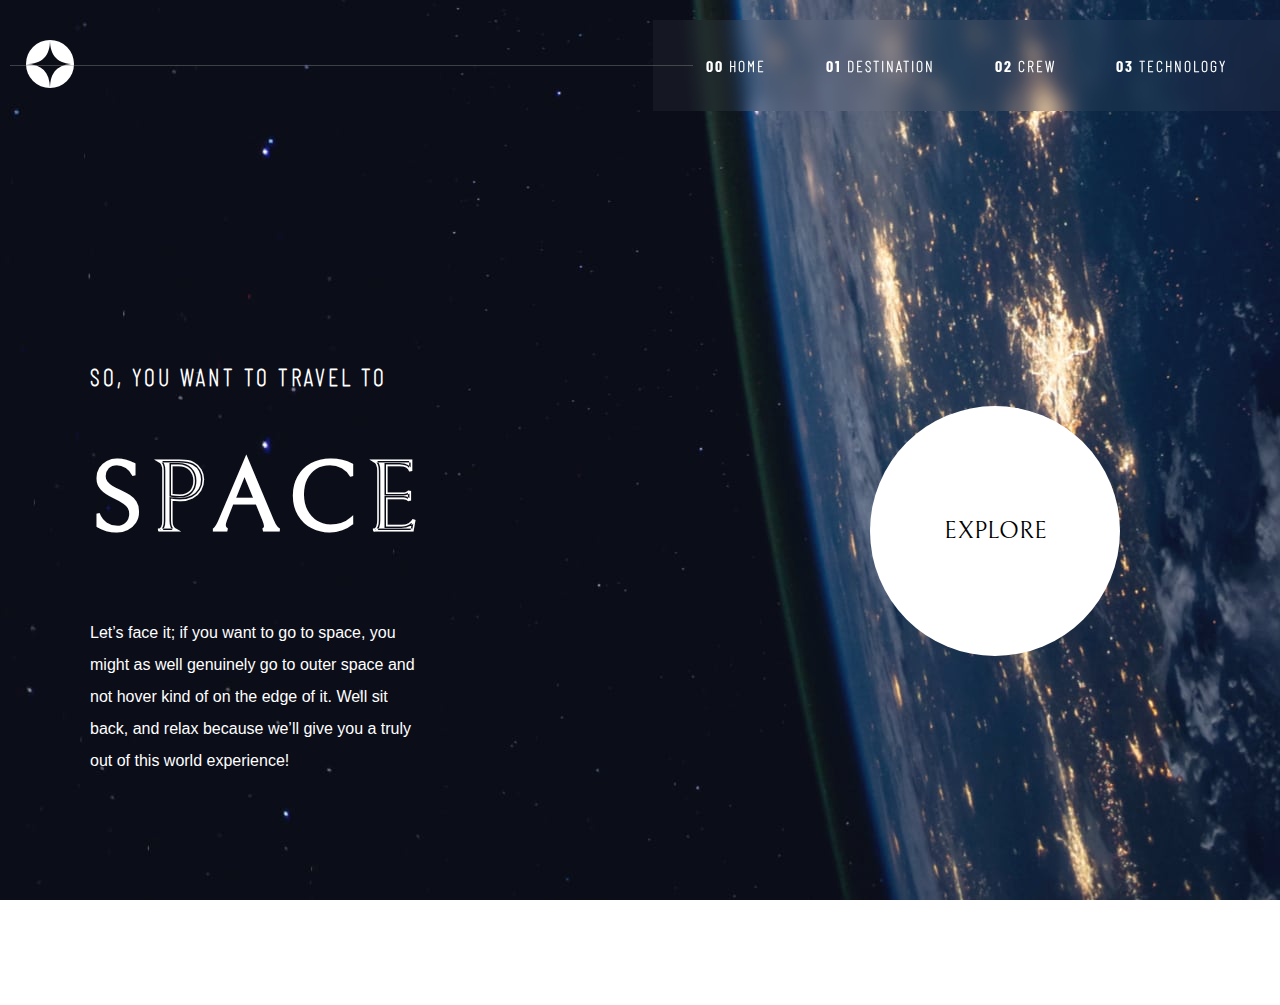
<file: starter-code/index.html>
<!DOCTYPE html>
<html lang="en">
<head>
  <meta charset="UTF-8">
  <meta name="viewport" content="width=device-width, initial-scale=1.0">

  <link rel="icon" type="image/png" sizes="32x32" href="./assets/favicon-32x32.png">
  <link rel="stylesheet" href="./assets/css/style.css">
  <link rel="stylesheet" href="./assets/css/destination.css">
  <link rel="stylesheet" href="./assets/css/crew.css">
  <link rel="stylesheet" href="./assets/css/technology.css">
  <title>Frontend Mentor | Space tourism website</title>
</head>

<body class="main-background">
    <nav class="side-menu" id="sideMenu" aria-label="Side Navigation Menu Mobile">
      <div class="close-btn" id="closeBtn"></div>
      <div class="menu-mobile">
        <a href="#" data-page="home">
          <div class="nav-number zero"><p><b>00</b> HOME</p></div>
        </a>
        <a href="#" data-page="destination"><div class="nav-number"><p><b>01</b> DESTINATION</p></div></a>
        <a href="#" data-page="crew"><div class="nav-number"><p><b>02</b> CREW</p></div></a>
        <a href="#" data-page="technology"><div class="nav-number"><p><b>03</b> TECHNOLOGY</p></div></a>
      </div>
    </nav>
    <div class="container">
      <header class="header">
        <div class="background-logo">
          <img src="./assets/shared/logo.svg" alt="site-logo" class="logo">
        </div>
        <div class="line"></div>
        <div class="background-nav">
          <nav class="nav" aria-label="Side Navigation Menu Destop">
            <a href="#" data-page="home">
              <div class="nav-number zero"><p><b>00</b> HOME</p></div>
            </a>
            <a href="#" data-page="destination"><div class="nav-number"><p><b>01</b> DESTINATION</p></div></a>
            <a href="#" data-page="crew"><div class="nav-number"><p><b>02</b> CREW</p></div></a>
            <a href="#" data-page="technology"><div class="nav-number"><p><b>03</b> TECHNOLOGY</p></div></a>
          </nav>
        </div>
        <div class="hamburger" id="menuBtn">
          <div></div>
          <div></div>
          <div></div>
        </div>
      </header>
      <div id="bodyTarget">
        <main class="main-content" id="main-content">
          <div class="main-article">
            <div class="main-text-article">
              <h2>SO, YOU WANT TO TRAVEL TO</h2>
              <h1>SPACE</h1>
              <p>
                Let’s face it; if you want to go to space, you might as well genuinely go to 
                outer space and not hover kind of on the edge of it. Well sit back, and relax 
                because we’ll give you a truly out of this world experience!
              </p>
            </div>
          </div>
          <div class="button">
            <div class="explore-button">
              EXPLORE
            </div>
            <div class="explore-button-hover">
            </div>
          </div>
          
        </main>
      </div>
    </div>
    <div class="overlay" id="overlay"></div>
</body>

<script src="./assets/script/jquery-3.7.1.min.js"></script>
<script src="./assets/script/main.js"></script>
</html>
</file>
<file: starter-code/assets/css/style.css>
/* style */

*{
  /* border: 1px solid red ; */
}

@font-face {
  font-family: 'Bellefair';
  src: url("../font/Bellefair-Regular.ttf") format("truetype");
  font-weight: normal;
  font-style: normal;
}
@font-face {
  font-family: 'BarlowCondensed-Medium';
  src: url("../font/BarlowCondensed-Thin.ttf") format("truetype");
  font-weight: normal;
  font-style: normal;
}

@font-face {
  font-family: 'BarlowCondensed-Bold';
  src: url("../font/BarlowCondensed-Bold.ttf") format("truetype");
  font-weight: normal;
  font-style: normal;
}



body {
  transition: opacity 0.5s ease-in-out;
  font-family: 'Roboto', sans-serif;
  width: 100%;
  height: 100%;
  margin: 0;
  padding: 0;
  /* overflow: hidden; */
  color: white;
}
.fade {
  opacity: 0;
  transition: opacity 0.5s ease; /* Transisi selama 0.5 detik */
}

.fade-active {
  opacity: 1;
}

body.fade-out {
  opacity: 0;
}
.main-background {
  background:  url('../home/background-home-desktop.jpg') no-repeat center center fixed;
  background-size:cover;
}


.container {
  width: 100%;
  margin: 0 auto;
  padding: 20px 0px;
}
.header {
  grid-template-columns: 1fr 2fr 2fr ;
  display: flex;
  justify-content: space-between;
  align-items:center;
  padding-bottom: 30px;
}
.header .background-logo {
  width: 30%;
  margin-left: 2%;
}
.hamburger {
  display: none;
  flex-direction: column;
  cursor: pointer;
}
.hamburger div {
  width: 25px;
  height: 3px;
  background-color: #ffffff;
  margin: 4px 23px;
}

.background-nav {
  background: rgba(242, 241, 241, 0.047);
  backdrop-filter: blur(9px); 
  width: 49%;
  display: flex;
}
.line {
  flex-grow: 1;
  height: 1px;
  background-color:rgba(143, 139, 139, 0.4);
  margin-right: -40px;
  margin-left: -400px;
  position: relative;
  z-index: 1;
}
.side-menu {
  position: fixed;
  top: 0;
  right: -100%;
  z-index: 1000;
  width: 80%;
  height: 100%;
  max-width: 300px;
  background: rgba(0, 0, 0, 0.215);
  backdrop-filter: blur(20px); 
  transition: 0.50s;
}
.side-menu.active {
  right: 0%;
}
.side-menu .close-btn {
  width: 20px;
  height: 20px;
  background-image: url("../shared/icon-close.svg");
  position: absolute;
  right: 30px;
  top:35px;
  cursor: pointer;

}
.side-menu .menu-mobile {
  margin-top: 50%;
}
.side-menu a {
  font-family: 'BarlowCondensed-Medium';
  text-decoration: none;
  color: #ffffff;
  font-size: 20px;
}
.side-menu .nav-number p{
  margin-right: 2px;
}
.side-menu a:hover .nav-number p {
  border-right: 3px solid white;
}
.side-menu .nav-number p.active {
  border-right: 3px solid white;
}
.side-menu .nav-number{
  padding-left: 30px;
  margin-top: 4px;
  font-weight: bold;

}
.side-menu .nav-number b {
  font-family:'BarlowCondensed-Bold';
  margin-right: 10px;
}
.overlay {
  position: fixed;
  top: 0;
  left: 0;
  width: 100%;
  height: 100%;
  opacity: 0;
  visibility: hidden;
  z-index: 999;
}
.overlay.active {
  opacity: 1;
  visibility: visible;
}

.nav {
  width: 100%;
  display: flex;
  gap: 60px;
  justify-content: center;
  
}
.nav .line {
  border: #ffffff;
  border-radius: 1%;
  
}
.nav a {
  text-decoration: none;
  color: white;
  display: flex;
  font-family: 'BarlowCondensed-Medium';
  letter-spacing: 2px;
  
}
.nav .nav-number {
  display: flex;
  font-weight: bold;
  margin: 20px 0 20px 0;
}
.nav .nav-number b {
  font-family:'BarlowCondensed-Bold';
}
.nav a:hover {
  border-bottom: 2px white solid;
}
/* .active {
  border-bottom: 1px white solid;
} */
.nav a.active {
  border-bottom: 2px white solid;
}

.main-content {
  display: grid;
  gap: 20px;
  margin-top: 20px;
  grid-template-columns: 2fr 2fr;
  grid-gap: 10px;
  padding: 15% 90px;
}
.main-text-article {
  margin-right: 220px;
  line-height: 2.0;
}
.main-content h1 {
  font-family:'Bellefair', sans-serif;
  margin: 0;
  font-size: 100px;
  letter-spacing: 8px;
}
.main-text-article h2 {
  font-family: 'BarlowCondensed-Medium';
  letter-spacing: 3px;
  margin: 0;
}
.button {
  position: relative;
  width: 250px;
  height: 250px;
  padding-left: 40%;
  padding-top: 10%;
}
 
.button .explore-button {
  font-family:'Bellefair', sans-serif;
  display: flex;
  justify-content: center;
  align-items: center;
  width: 250px;
  height: 250px;
  background-color: #ffffff;
  color: black;
  border-radius: 50%;
  font-size: 24px;
  font-family: 'Bellefair', serif;
  text-decoration: none;
  z-index: 2;
}
.button .explore-button-hover{
  display: flex;
  justify-content: center;
  align-items: center;
  width: 400px;
  height: 400px;
  background-color: rgba(243, 241, 241, 0.1);
  border-radius: 50%;
  font-size: 24px;
  font-family: 'Bellefair', serif;
  text-decoration: none;
  z-index: 1;
  top: 0%;
  left: 40%;
  position: absolute;
  transition: opacity 0.5s ease-in-out;
  opacity: 0;
}
.button:hover .explore-button-hover {
  opacity: 1;
}

@media (max-width:768px) {
  .main-background {
    background:  url("../home/background-home-tablet.jpg") no-repeat center center fixed;
  }
  .container {
      padding: 0%;
  }
  .header {
    grid-template-columns: 1fr 2fr ;
  }
  
  .background-nav {
    width: 190%;
  }
  .line {
    display: none;
    opacity: 0;
  }
  .nav {
    gap: 30px;
    left: 0%;
    
  }
  .nav .line {
    border: #ffffff;
    border-radius: 1%;
    
  }
  .nav a {
    font-size: 15px;
  }
  .nav .zero b {
    display: none;
  }
  .nav .nav-number {
    margin: 10px 0 10px 0;
  }
  
  .main-content {
    grid-template-columns: 1fr;
    display: grid;
    margin-top: 0px;
    text-align: center;
    margin-right: 7%;
    margin-left: 7%;
  }
  .main-content .main-text-article {
    margin: 0px;
    line-height: 2.0;
  }
  .main-content h1 {
    font-family:'Bellefair', sans-serif;
    margin: 0;
    font-size: 80px;
    letter-spacing: 8px;
  }
  .main-text-article h2 {
    font-family: 'BarlowCondensed-Medium';
    letter-spacing: 3px;
    font-size: 20px;
    margin: 0;
  }
  .main-text-article p {
    font-size: 14px;
  }
  .button {
    position: relative;
    width: 200px;
    height: 200px;
    padding-left: 0%;
    margin: 0% auto;
    padding-top: 10%;
  }
  
  .button .explore-button {
    font-family:'Bellefair', sans-serif;
    display: flex;
    justify-content: center;
    align-items: center;
    width: 200px;
    height: 200px;
    background-color: #ffffff;
    color: black;
    border-radius: 50%;
    font-size: 24px;
    font-family: 'Bellefair', serif;
    text-decoration: none;
    z-index: 2;
  }
  .button .explore-button-hover{
    display: flex;
    justify-content: center;
    align-items: center;
    width: 270px;
    height: 270px;
    background-color: rgba(216, 210, 210, 0.129);
    border-radius: 50%;
    font-size: 24px;
    font-family: 'Bellefair', serif;
    text-decoration: none;
    z-index: 1;
    top: 5.2%;
    left: -18%;
    position: absolute;
    transition: opacity 0.5s ease-in-out;
    opacity: 0;
  }
  
}
@media (max-width:650px) {
  .button .explore-button-hover{
      top: 0%;
  }
  .main-background {
    background:  url("../home/background-home-tablet.jpg") no-repeat center center fixed;
  }
  
}

@media (max-width:600px) {
  .background-nav  {
    display: none;
  }
  .header {
    padding-top: 5%;
  }
  .header .background-logo{
    margin-top: 2%;
    margin-left: 5%;
  }
  .header .logo {
    width: 45px;
    height: 45px;
  }
  .hamburger {
    display: flex;
  }
}
</file>
<file: starter-code/assets/css/destination.css>
/* des */
.destination-background {
    background:  url('../destination/background-destination-desktop.jpg') no-repeat center center fixed;
    background-size:cover;
    transition: 0.10s ease-in-out;
}
.main-content-destination {
    display: grid;
    gap: 20px;
    margin-top: 0px;
    grid-template-columns: 2fr 2fr;
    padding-left: 100px;
}
.main-content-destination .image-left-content {
    width: 70%;
    height: auto;
}
.main-content-destination .left-content {
    display: grid;
    grid-template-rows: auto fr;
    align-items: center;
    justify-items: center;
}
.title-destination {
    align-items: center;
    padding-left: 12%;
    padding-bottom: 7%;
    font-size: 14px;
    letter-spacing: 2px;
}
.title-destination h1 b{
    font-family:'BarlowCondensed-Bold';
    color: rgba(193, 183, 183, 0.526);
}
.title-destination h1 {
    font-family: 'BarlowCondensed-Medium';
}
/* .right-content {
    display: grid;
    grid-template-columns: 1fr;
} */
.main-content-destination .right-content .nav-destination {
    display: flex;
    gap: 40px;
    font-size: 18px;
    font-family: 'BarlowCondensed-Medium';
    letter-spacing: 2px;
    font-weight: bold;
 
}
.main-content-destination .right-content .nav-destination li{
    display: inline;
    padding-bottom: 10px;
}
.main-content-destination .right-content .nav-destination a {
    text-decoration: none;
    color: white;
    padding-bottom: 10px;
}
.nav-destination a.active {
    border-bottom: 3px solid white;
    color: #fff;
}
.nav-destination a:hover{
    border-bottom: 3px white solid;
}
.main-content-destination .right-content .title-nav {
    font-family: 'Bellefair';
    font-size: 100px;
    padding-left: 4%;
}

.main-content-destination .right-content .description-nav{
    padding-right: 45%;
    font-family: Arial, Helvetica, sans-serif;
    line-height: 2.0;
    padding-left: 4%;
    color: rgba(226, 222, 222, 0.961);
}

.line-destination {
    margin-top: 50px;
    margin-bottom: 30px;
    flex-grow: 1;
    height: 2px;
    background-color:rgba(143, 139, 139, 0.4);
    position: relative;
    margin-right: 40%;
    z-index: 1;
    margin-left: 3%;
}

.main-content-destination .right-content .statistic {
    display: grid;
    grid-template-columns: 1fr 1fr;
    padding-left: 4%;
    padding-right: 40%;
}
.main-content-destination .statistic p{
    font-size: 13px;
    letter-spacing: 2px;
    font-family: 'BarlowCondensed-Medium';
}
.main-content-destination .statistic h2 {
    font-family: 'Bellefair';
    font-size: 25px;
}

@media (max-width:768px) {
    .main-content-destination {
        gap: 20px;
        grid-template-columns: 1fr;
        padding: 0 20px; 
        justify-items: center;

    }
    .title-destination{
        padding-left: 5%;
    }
    .main-content-destination .image-left-content {
        padding-left: 10%;
        width: 60%;
    }
    .main-content-destination .right-content {
        text-align: center; /* Pusatkan teks */
    }
    .main-content-destination .right-content .nav-destination {
        display: flex;
        justify-content: center;
        gap: 20px;
    }
    .main-content-destination .right-content .description-nav {
        padding: 0 10%;
    }
    .line-destination {
        margin: 20px auto; 
        width: 80%; 
    }
    .main-content-destination .right-content .statistic {
        padding-left: 0%;
        padding-right: 0%;
        text-align: center;
        gap: 20px;
    }
}
@media (max-width:650px) {
    .image-left-content {
        padding-left: 10%;
        width: 45%;
    }
    .title-destination{
        text-align: center;
    }
    .main-content-destination .right-content .statistic {
        gap: 5px;
        grid-template-columns: 1fr;
    }
}
</file>
<file: starter-code/assets/css/crew.css>
/* crew */

.crew-background {
    background:  url('../crew/background-crew-desktop.jpg') no-repeat center center fixed;
    background-size:cover;
    transition: 0.10s ease-in-out;
}
.title-crew {
    align-items: center;
    padding-left: 10%;
    padding-bottom: 0%;
    font-size: 14px;
    letter-spacing: 2px;
}
.title-crew h1 b{
    font-family:'BarlowCondensed-Bold';
    color: rgba(193, 183, 183, 0.526);
}
.title-crew h1 {
    font-family: 'BarlowCondensed-Medium';
}

.main-content-crew {
    display: grid;
    gap: 20px;
    margin-top: 0px;
    grid-template-columns: 2fr 2fr;
    padding-left: 100px;
}
.main-content-crew .left-content {
    padding-top: 10%;
    padding-left: 10%;
    padding-right: 20%;
}
.main-content-crew .left-content .rank-crew {
    padding-bottom: 0%;
}

.rank-crew h1 {
    font-size: 25px;
    font-family: 'Bellefair';
    color: rgba(190, 190, 190, 0.652);   
}
.name-crew h2 {
    font-size: 50px;
    font-family: 'Bellefair';
    letter-spacing: 2px;
    color: rgb(255, 255, 255);   
}
.description-crew {
    padding-right: 10%;
    font-family: Arial, Helvetica, sans-serif;
    line-height: 2.0;
    color: rgba(226, 222, 222, 0.961);
}
.main-content-crew .right-content {
    position: relative;
    display: inline-block;
    width: 100%;
    text-align: left;
}

.main-content-crew .image-right-content {
    display: block;
    width: 50%;
    height: auto;
    position: absolute;
    bottom: 0; 
    filter: drop-shadow(10px 10px 4px rgba(0, 0, 0, 0.5));
}
.main-content-crew .right-content::after  {
    content: "";
    position: absolute;
    top: 80%;
    width: 100%;
    height: 20%;
    border: none;
    background: linear-gradient(to top ,rgb(0, 0, 0), rgba(0, 0, 0, 0.005));
    pointer-events: none;
}
  

.main-content-crew .pagination {
    padding-top: 20%;
    display: flex;
    margin-top: 20px;
    gap: 20px;
}
.main-content-crew .dot {
    width: 12px;
    height: 12px;
    margin: 0 5px;
    background-color: #bbb;
    border-radius: 50%;
    cursor: pointer;
    transition: background-color 0.3s;
  }
  
.dot.inactive {
    background-color: #555454;
}
@media (max-width:768px) {
    .crew-background {
        background:  url('../crew/background-crew-tablet.jpg') no-repeat center center fixed;
    }
    .main-content-crew {
        gap: 20px;
        grid-template-columns: 1fr;
        padding: 0 20px; 
        justify-items: center;

    }
    .main-content-crew .left-content {
        display: flex; 
        flex-direction: column; 
        justify-content: center;
        align-items: center; 
        box-sizing: border-box;
        padding-right: 10%;
    }
    .rank-crew h1{
        font-size: 25px;
        margin: 0%;
    }
    .name-crew h2 {
        font-size: 40px;
        margin-top: 4%;
        margin-bottom: 7%;
        text-align: center;
    }
    .description-crew {
        padding-right: 0%;
        text-align: center;
    }
    .main-content-crew .right-content {
        text-align: center;
    }
    .main-content-crew .image-right-content {
        position: relative;
        width: 45%;
        left: 50%; 
        transform: translateX(-50%); 
        text-align: center; 
    }
    .main-content-crew .right-content::after  {
        right: 0%; 
    }
    .main-content-crew .pagination {
        padding-top: 10%;
    }
}
@media (max-width:650px) {
    .title-crew {
        text-align: center;
        padding-left: 0%;
    }
}
</file>
<file: starter-code/assets/css/technology.css>
/* tekno */
.technology-background {
    background: url('../technology/background-technology-desktop.jpg') no-repeat center center fixed;
    background-size: cover;
    transition: 0.10s ease-in-out;
}

.title-technology {
    align-items: center;
    padding-left: 10%;
    padding-bottom: 0%;
    font-size: 14px;
    letter-spacing: 2px;
}
.title-technology h1 {
    font-family: 'BarlowCondensed-Medium';
}
.title-technology h1 b{
    font-family:'BarlowCondensed-Bold';
    color: rgba(193, 183, 183, 0.526);
}
.main-content-technology {
    display: grid;
    grid-template-columns: 2fr 2fr;
    grid-template-areas: "left right"; /* Susunan default: kiri-kanan */
}
.main-content-technology .left-content {
    grid-area: left;
}
.main-content-technologymain-content-technology .right-content {
    grid-area: right;
}

.main-content-technology .left-content{
    display: grid;
    margin-top: 15%;
    grid-template-columns: 1fr 2fr; 
    grid-template-areas: "left right";

}
.main-content-technology .left-content .content-technology {
    padding-left: 7%;
    grid-area: right;
}
.content-technology h1 {
    font-family: 'Bellefair';
    margin-bottom: 2%;
    letter-spacing: 2%;
    color: rgba(164, 166, 168, 0.727);
}
.content-technology h2 {
    font-family: 'Bellefair';
    margin-top: 0%;
    padding-top: 0%;
    font-size: 50px;
    letter-spacing: 2%;
    margin-bottom: 5%;
}
.content-technology p {
    margin-top: 2%;
    font-family: Arial, Helvetica, sans-serif;
    line-height: 2.0;
    letter-spacing: 0.9px;
    color: rgba(226, 222, 222, 0.961);
}
.main-content-technology .left-content .list-button-circle {
    margin-left: 50%;
    align-items: center;
    justify-content: center;
    display: grid;
    grid-area: left;
}

.main-content-technology .button-circle{
    font-weight: bold;
    font-size: 20px;
    font-family: "Bellefair";
    width: 70px;
    height: 70px;
    justify-content: center;
    align-items: center;
    border: 1px rgba(255, 255, 255, 0.371) solid;
    border-radius: 100%;
    display: flex;
    color: white;
    margin: auto;
    text-decoration: none;
}
.main-content-technology .button-circle.active {
    background-color: white;
    color: black;
}
.main-content-technology .button-circle:hover {
    background-color: white;
    color: black;
}
.main-content-technology .right-content .technology {
    display: block;
    right: 0%;
    position: absolute;
    width: 40%;
    height: auto;
    padding-bottom: 10%;

}
.main-content-technology .right-content .mobile {
    display: none;
}
@media (max-width:768px) {
    .main-content-technology {
        grid-template-columns: 1fr;
        grid-template-areas: 
            "right"
            "left";
    }
    .main-content-technology .left-content{
        grid-template-columns:  1fr;
        grid-template-areas: 
        "left" 
        "right";
    }
    
    .main-content-technology .left-content{
        margin-top: 1%;

    }
    .main-content-technology .left-content {
        text-align: center;
    }
    .main-content-technology .left-content .content-technology {
        padding: 0 10%;
    }
    .main-content-technology .left-content .list-button-circle {
        margin-left: 0%;
        display: flex;
        gap: 2%;
    }
    .main-content-technology .button-circle {
        margin: 2px;
        width: 50px;
        height: 50px;
    }

    .main-content-technology .right-content .technology{
        position: relative;
        width: 100%;   
        padding-bottom: 4%;
    }
    .main-content-technology .right-content .desktop {
        display: none;
    }
    .main-content-technology .right-content .mobile {
        display: block;
    }
    
}
@media (max-width:650px) { 
    .title-technology {
        text-align: center;
        padding-left: 0%;
    }
    .content-technology h1 {
        font-size: 30px;
    }
    .content-technology h2 {
        font-size: 35px;
    }
    .content-technology p {
        font-size: 15px;
    }
}
</file>
